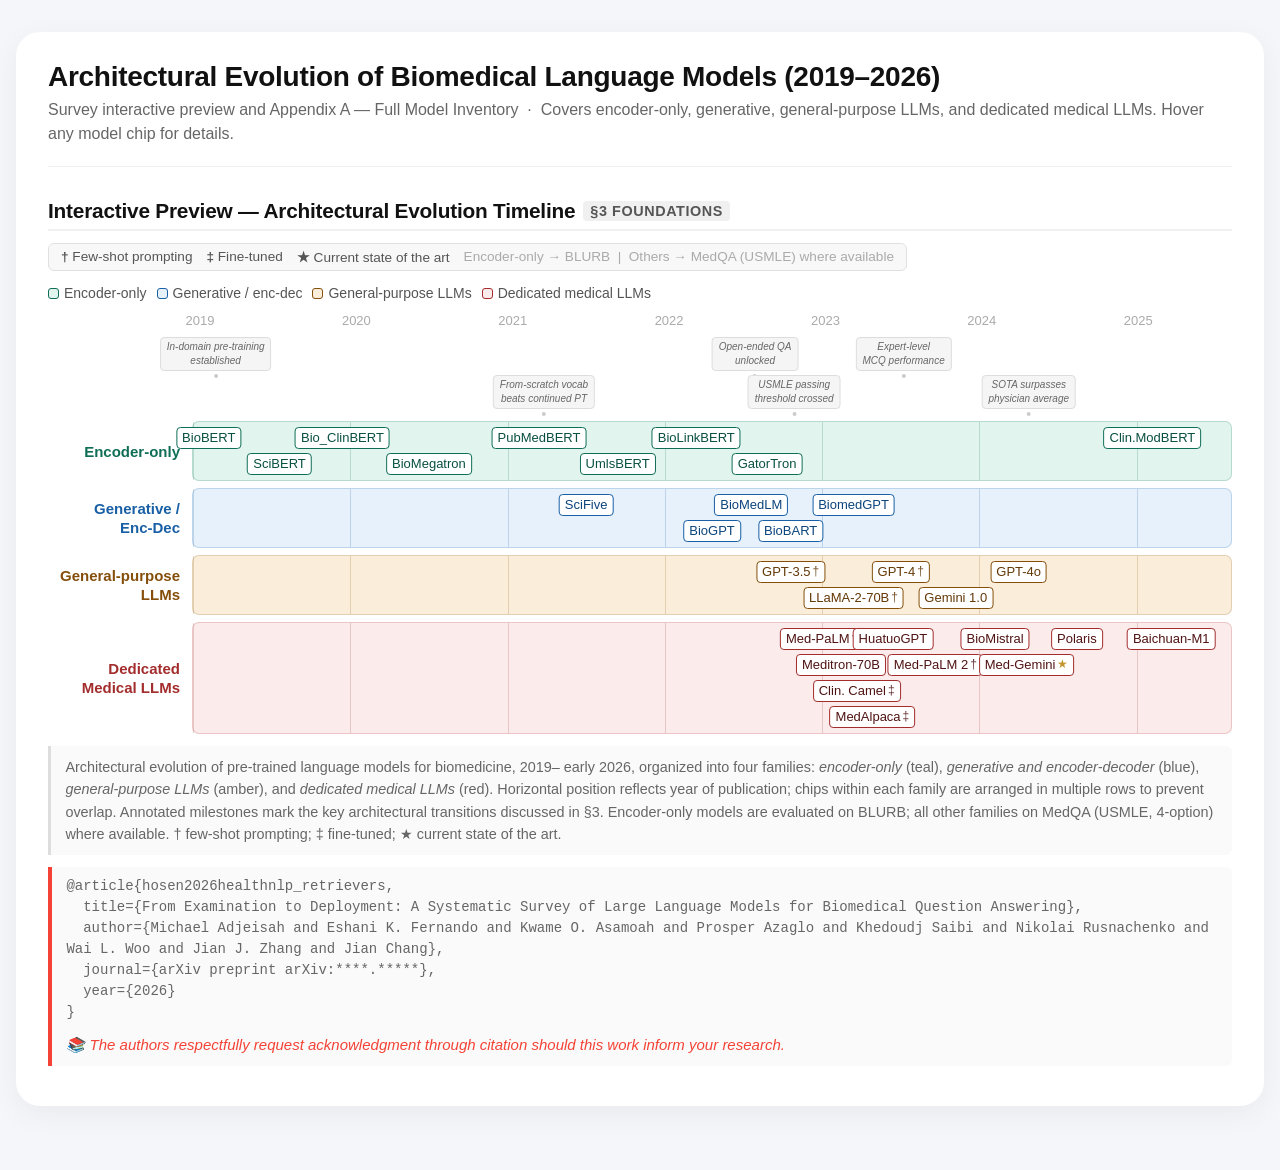
<file: llm4clinicalnbiomedicalqa.html>
<!-- <h2 class="sr-only" style="font-size:28px">Timeline of biomedical language model architectures from 2019 to 2025, organized into four families: encoder-only, generative, general-purpose LLMs, and dedicated medical LLMs.</h2>

<style>
.tl-wrap{padding:.5rem 0 1rem;font-size:18px}
.tl-legend{display:flex;flex-wrap:wrap;gap:10px;margin-bottom:1rem;font-size:20px;color:var(--color-text-secondary)}
.tl-legend span{display:flex;align-items:center;gap:5px}
.tl-swatch{width:10px;height:10px;border-radius:2px;flex-shrink:0}
.tl-yearbar{position:relative;margin-left:148px;height:20px;margin-bottom:2px}
.tl-yr{position:absolute;font-size:18px;color:var(--color-text-tertiary);transform:translateX(-50%);top:0}
.tl-row{display:flex;align-items:stretch;margin-bottom:5px}
.tl-flabel{width:140px;flex-shrink:0;text-align:right;padding-right:12px;font-size:18px;font-weight:500;display:flex;align-items:center;justify-content:flex-end;line-height:1.3}
.tl-track{flex:1;position:relative;border-radius:6px;padding:5px 0}
.tl-chip{position:absolute;border-radius:4px;padding:0 7px;font-size:16px;font-weight:500;white-space:nowrap;cursor:default;transform:translateX(-50%);border:.5px solid transparent;transition:box-shadow .15s,transform .1s}
.tl-chip:hover{transform:translateX(-50%) translateY(-1px)}
.tl-gline{position:absolute;top:0;bottom:0;width:1px;pointer-events:none}
.tl-tt{display:none;position:fixed;z-index:999;padding:8px 11px;border-radius:7px;font-size:16.5px;line-height:1.55;pointer-events:none;max-width:240px;background:var(--color-background-primary);border:1px solid var(--color-border-secondary);box-shadow:0 2px 8px rgba(0,0,0,.08),0 0 0 .5px rgba(0,0,0,.04);color:var(--color-text-primary)}
.tl-tt strong{display:block;margin-bottom:4px;padding-bottom:4px;font-size:16px}
.tl-tt span{font-size:16px;color:var(--color-text-secondary)}
</style>

<div class="tl-wrap">
<div class="tl-legend">
  <span><span class="tl-swatch" style="background:#E1F5EE;border:.5px solid #0F6E56"></span>Encoder-only</span>
  <span><span class="tl-swatch" style="background:#E6F1FB;border:.5px solid #185FA5"></span>Generative / enc-dec</span>
  <span><span class="tl-swatch" style="background:#FAEEDA;border:.5px solid #854F0B"></span>General-purpose LLMs</span>
  <span><span class="tl-swatch" style="background:#FCEBEB;border:.5px solid #A32D2D"></span>Dedicated medical LLMs</span>
</div>
<div id="tl-root"></div>
<p style="font-size:20px;color:var(--color-text-tertiary);margin-top:8px">
  Horizontal position reflects year of publication. Hover any chip for a brief annotation. Encoder-only models are evaluated on BLURB; generative and LLM families on MedQA (USMLE).
</p>
<p style="font-size:20px;color:var(--color-text-tertiary);margin-top:8px">
  Architectural evolution of pre-trained language models for biomedicine, 2019&ndash;2025, organized into four families: <em>encoder-only</em> (teal), <em>generative and encoder-decoder</em> (blue), <em>general-purpose LLMs</em> (amber), and <em>dedicated medical LLMs</em> (red). Horizontal position reflects year of publication; chips within a family are arranged in two rows to prevent overlap. Annotated milestones (dotted vertical lines) mark the key architectural transitions discussed in <a href="#sec:foundations">Section&nbsp;Foundations</a>. Encoder-only models are evaluated on the BLURB benchmark; all other families on MedQA (USMLE, 4-option), where available. &dagger;&nbsp;few-shot prompting; &Dagger;&nbsp;fine-tuned; &star;&nbsp;current state of the art.
</p>
</div>

<div class="tl-tt" id="tt"></div>

<script>
const START=2019, END=2025.6;
const pct=yr=>((yr-START)/(END-START)*100).toFixed(3)+'%';
const YEARS=[2019,2020,2021,2022,2023,2024,2025];

const S={
  enc:{bg:'#E1F5EE',bdr:'#0F6E56',txt:'#085041'},
  gen:{bg:'#E6F1FB',bdr:'#185FA5',txt:'#0C447C'},
  llm:{bg:'#FAEEDA',bdr:'#854F0B',txt:'#633806'},
  med:{bg:'#FCEBEB',bdr:'#A32D2D',txt:'#501313'},
};

// Medical LLMs: 4-row greedy assignment, CHIP_WIDTH=0.20, all gaps verified ≥ 0.40
const families=[
  {id:'enc',label:'Encoder-only',rows:2,models:[
    {yr:2019.10,name:'BioBERT',      row:0,note:'110M · PubMed+PMC continued pre-training · BLURB 84.3%'},
    {yr:2019.55,name:'SciBERT',      row:1,note:'110M · PubMed+CS · BLURB 83.0%'},
    {yr:2019.95,name:'Bio_ClinBERT', row:0,note:'110M · MIMIC-III clinical notes · BLURB 82.1%'},
    {yr:2020.50,name:'BioMegatron',  row:1,note:'345M · larger scale, vocab×size study · BLURB 85.2%'},
    {yr:2021.20,name:'PubMedBERT',   row:0,note:'110M · from-scratch domain vocab · BLURB 84.9% (SOTA 2021)'},
    {yr:2021.70,name:'UmlsBERT',     row:1,note:'110M · UMLS-augmented MLM · strong clinical NER'},
    {yr:2022.20,name:'BioLinkBERT',  row:0,note:'340M · citation-linked pre-training · BLURB 86.4% (SOTA 2022)'},
    {yr:2022.65,name:'GatorTron',    row:1,note:'8.9B · clinical notes scale-up · BLURB 85.0%'},
    {yr:2025.10,name:'Clin.ModBERT', row:0,note:'149M · modern arch, 2.3× faster · BLURB 84.1%'},
  ]},
  {id:'gen',label:'Generative /\nEnc-Dec',rows:2,models:[
    {yr:2021.50,name:'SciFive',   row:0,note:'770M · T5 text-to-text for biomedical NLP'},
    {yr:2022.30,name:'BioGPT',    row:1,note:'1.5B · GPT-2 decoder · PubMedQA 81.0%'},
    {yr:2022.55,name:'BioMedLM',  row:0,note:'2.7B · Decoder · PubMed+PMC'},
    {yr:2022.80,name:'BioBART',   row:1,note:'400M · BART denoising · NLG tasks'},
    {yr:2023.20,name:'BiomedGPT', row:0,note:'182M · first open multimodal generalist · 16 SOTA results'},
  ]},
  {id:'llm',label:'General-purpose\nLLMs',rows:2,models:[
    {yr:2022.80,name:'GPT-3.5',     row:0,note:'175B · MedQA 60.2%† · Crosses USMLE passing threshold'},
    {yr:2023.20,name:'LLaMA-2-70B', row:1,note:'70B · MedQA 62.5%† · First open-weight to pass'},
    {yr:2023.50,name:'GPT-4',       row:0,note:'MedQA 86.1%† · Exceeds avg. physician threshold'},
    {yr:2023.85,name:'Gemini 1.0',  row:1,note:'Multimodal web-scale · MedQA 67.0%'},
    {yr:2024.25,name:'GPT-4o',      row:0,note:'Multimodal frontier · strong clinical + visual reasoning'},
  ]},
  {id:'med',label:'Dedicated\nMedical LLMs',rows:4,models:[
    // 4-row greedy assignment — all same-row gaps ≥ 0.40yr (verified)
    {yr:2023.00,name:'Med-PaLM',     row:0,note:'540B · MedQA 67.6%† · MultiMedQA suite + 8-axis physician eval'},
    {yr:2023.12,name:'Meditron-70B', row:1,note:'70B · MedQA 70.2% · open-weight CPT'},
    {yr:2023.22,name:'Clin. Camel',  row:2,note:'70B · MedQA 60.7%‡ · QLoRA dialogue FT'},
    {yr:2023.32,name:'MedAlpaca',    row:3,note:'13B · MedQA 35.4%‡ · fine-tuning paradox exemplar'},
    {yr:2023.45,name:'HuatuoGPT',   row:0,note:'7B · Chinese medical LLM · physician+GPT-4 hybrid'},  // gap from Med-PaLM = 0.45 ✓
    {yr:2023.72,name:'Med-PaLM 2',  row:1,note:'MedQA 86.5%† · ensemble refinement + chain-of-retrieval'},  // gap from Meditron = 0.60 ✓
    {yr:2024.10,name:'BioMistral',  row:0,note:'7B · multilingual · only biomedical model with cross-lingual eval'},          // gap from HuatuoGPT = 0.65 ✓
    {yr:2024.30,name:'Med-Gemini ★',row:1,note:'MedQA 91.1%† — current SOTA · surpasses physician avg.'},  // gap from Med-PaLM2 = 0.58 ✓
    {yr:2024.62,name:'Polaris',     row:0,note:'Safety-first constellation · DPO on physician preference pairs'},  // gap from BioMistral = 0.52 ✓
    {yr:2025.22,name:'Baichuan-M1', row:0,note:'14B · full-stack medical pre-training from scratch'},  // gap from Polaris = 0.60 ✓

  ]},
];

const milestones=[
  {yr:2019.1, row:0,txt:'In-domain pre-training\nestablished'},
  {yr:2021.2, row:1,txt:'From-scratch vocab\nbeats continued PT'},
  {yr:2022.55,row:0,txt:'Open-ended QA\nunlocked'},
  {yr:2022.8, row:1,txt:'USMLE passing\nthreshold crossed'},
  {yr:2023.5, row:0,txt:'Expert-level\nMCQ performance'},
  {yr:2024.3, row:1,txt:'SOTA surpasses\nphysician average'},
];

const root=document.getElementById('tl-root');
const tt=document.getElementById('tt');

// year bar
const ybar=document.createElement('div');
ybar.className='tl-yearbar';
YEARS.forEach(y=>{
  const t=document.createElement('div');
  t.className='tl-yr';t.style.left=pct(y);t.textContent=y;
  ybar.appendChild(t);
});
root.appendChild(ybar);

// milestones — 2 staggered rows
const mBlock=document.createElement('div');
mBlock.style.cssText='position:relative;margin-left:148px;height:80px;margin-bottom:6px;';
const ROW_TOP={0:'2px',1:'40px'};
milestones.forEach(m=>{
  const wrap=document.createElement('div');
  wrap.style.cssText=`position:absolute;left:${pct(m.yr)};top:${ROW_TOP[m.row]};transform:translateX(-50%);text-align:center;`;
  const chip=document.createElement('div');
  chip.style.cssText=`display:inline-block;font-size:16px;color:var(--color-text-secondary);
    background:var(--color-background-secondary);border:.5px solid var(--color-border-secondary);
    border-radius:4px;padding:2px 6px;white-space:nowrap;line-height:1.4;font-style:italic;`;
  chip.innerHTML=m.txt.replace('\n','<br>');
  wrap.appendChild(chip);
  const dot=document.createElement('div');
  dot.style.cssText='width:4px;height:4px;border-radius:50%;background:var(--color-border-secondary);margin:3px auto 0;';
  wrap.appendChild(dot);
  mBlock.appendChild(wrap);
});
root.appendChild(mBlock);

// family tracks
const CHIP_H=21, ROW_GAP=4, FAM_GAP=6;

families.forEach(fam=>{
  const s=S[fam.id];
  const isMed=fam.id==='med';
  const row=document.createElement('div');
  row.className='tl-row';row.style.marginBottom=FAM_GAP+'px';

  const lbl=document.createElement('div');
  lbl.className='tl-flabel';
  lbl.innerHTML=fam.label.replace('\n','<br>');
  lbl.style.color=s.bdr;
  row.appendChild(lbl);

  const trackH=fam.rows*(CHIP_H+ROW_GAP)-ROW_GAP+12;
  const track=document.createElement('div');
  track.className='tl-track';
  track.style.cssText=`min-height:${trackH}px;background:${s.bg};
    border:.5px solid ${s.bdr}33;border-radius:6px;padding:5px 0;`;

  YEARS.forEach(y=>{
    const gl=document.createElement('div');
    gl.className='tl-gline';
    gl.style.left=pct(y);gl.style.background=s.bdr+'33';
    track.appendChild(gl);
  });

  fam.models.forEach(m=>{
    const chip=document.createElement('div');
    chip.className='tl-chip';
    chip.style.left=pct(m.yr);
    chip.style.top=(5+m.row*(CHIP_H+ROW_GAP))+'px';
    chip.style.height=CHIP_H+'px';
    chip.style.lineHeight=CHIP_H+'px';
    // chip.style.fontSize=isMed?'9.5px':'10.5px';
    chip.style.background='white';
    chip.style.borderColor=s.bdr;
    chip.style.color=s.txt;
    chip.textContent=m.name;

    chip.addEventListener('mouseenter',e=>{
      chip.style.background=s.bg;
      chip.style.boxShadow=`0 0 0 1.5px ${s.bdr}66, 0 3px 8px ${s.bdr}22`;
      tt.style.display='block';
      tt.style.background='white';
      tt.style.borderColor=s.bdr+'88';
      tt.style.boxShadow=`0 2px 10px ${s.bdr}18, 0 0 0 .5px ${s.bdr}22`;
      tt.innerHTML=`<strong style="border-bottom:.5px solid ${s.bdr}33;color:${s.txt}">${m.name}</strong><span>${m.note}</span>`;
    });
    chip.addEventListener('mousemove',e=>{
      tt.style.left=(e.clientX+14)+'px';
      tt.style.top=(e.clientY-10)+'px';
    });
    chip.addEventListener('mouseleave',()=>{
      chip.style.background='white';
      chip.style.boxShadow='none';
      tt.style.display='none';
    });
    track.appendChild(chip);
  });

  row.appendChild(track);
  root.appendChild(row);
});
</script> -->




<!DOCTYPE html>
<html lang="en">
<head>
<meta charset="UTF-8">
<meta name="viewport" content="width=device-width, initial-scale=1.0">
<title>Biomedical LLM Architecture Evolution — Survey Figure & Appendix A</title>
<style>

/* ── Page shell ─────────────────────────────────────────────────────────── */
*, *::before, *::after { box-sizing: border-box; margin: 0; padding: 0; }

body {
  font-family: "Helvetica Neue", Arial, sans-serif;
  background: #F4F6F9;
  color: #1a1a1a;
  min-height: 100vh;
  padding: 2rem 1rem 4rem;
}

.container {
  max-width: 1600px;
  margin: 0 auto;
  background: white;
  border-radius: 24px;
  box-shadow: 0 8px 30px rgba(0,0,0,0.05);
  overflow: hidden;
  padding: 1.8rem 2rem 2.5rem 2rem;
}

/* ── Header ─────────────────────────────────────────────────────────────── */
.page-header {
  border-bottom: 1px solid #eee;
  padding-bottom: 1.2rem;
  margin-bottom: 1.6rem;
}
.page-header h1 {
  font-size: 1.75rem;
  font-weight: 700;
  color: #111;
  letter-spacing: -.01em;
  margin-bottom: .35rem;
}
.page-header p {
  font-size: 1rem;
  color: #666;
  line-height: 1.5;
}

/* ── Section headings ───────────────────────────────────────────────────── */
.section-heading {
  font-size: 1.3rem;
  font-weight: 700;
  color: #111;
  letter-spacing: -.01em;
  margin: 2rem 0 .75rem;
  padding-bottom: .4rem;
  border-bottom: 2px solid #f0f0f0;
  display: flex;
  align-items: center;
  gap: .5rem;
}
.section-badge {
  font-size: .9rem;
  font-weight: 600;
  background: #f0f0f0;
  color: #555;
  border-radius: 4px;
  padding: 2px 7px;
  letter-spacing: .04em;
  text-transform: uppercase;
}

/* ── Footnote pill bar ──────────────────────────────────────────────────── */
.footnote-bar {
  display: inline-flex;
  flex-wrap: wrap;
  gap: 14px;
  font-size: .85rem;
  color: #555;
  background: #f8f8f8;
  border: .5px solid #e0e0e0;
  border-radius: 6px;
  padding: 5px 12px;
  margin-bottom: .9rem;
}
.footnote-bar span { white-space: nowrap; }

/* ── Timeline base ──────────────────────────────────────────────────────── */
.tl-wrap  { padding: .25rem 0 .5rem; font-size: 14px; }
.tl-legend {
  display: flex; flex-wrap: wrap; gap: 10px;
  margin-bottom: .75rem; font-size: 14px; color: #555;
}
.tl-legend span { display: flex; align-items: center; gap: 5px; }
.tl-swatch {
  width: 11px; height: 11px; border-radius: 3px; flex-shrink: 0;
}
.tl-yearbar  { position: relative; margin-left: 152px; height: 20px; margin-bottom: 2px; }
.tl-yr {
  position: absolute; font-size: 13px; color: #aaa;
  transform: translateX(-50%); top: 0;
}
.tl-row      { display: flex; align-items: stretch; margin-bottom: 5px; }
.tl-flabel {
  width: 144px; flex-shrink: 0; text-align: right;
  padding-right: 12px; font-size: 15px; font-weight: 600;
  display: flex; align-items: center; justify-content: flex-end;
  line-height: 1.3;
}
.tl-track {
  flex: 1; position: relative; border-radius: 7px; padding: 5px 0;
}
.tl-chip {
  position: absolute; border-radius: 4px; padding: 0 5px;
  white-space: nowrap; cursor: default; transform: translateX(-50%);
  border: .5px solid transparent;
  transition: box-shadow .15s, transform .1s;
  display: flex; align-items: center; gap: 2px;
}
.tl-chip:hover { transform: translateX(-50%) translateY(-1px); }
.chip-name   { font-weight: 500; font-size: 13px;}
.chip-sup    { font-size: 12px; line-height: 1; margin-top: -3px; opacity: .85; }
.tl-gline {
  position: absolute; top: 0; bottom: 0;
  width: 1px; pointer-events: none;
}

/* ── Tooltip ─────────────────────────────────────────────────────────────── */
.tl-tt {
  display: none; position: fixed; z-index: 999;
  padding: 8px 12px; border-radius: 8px;
  font-size: 12.5px; line-height: 1.55;
  pointer-events: none; max-width: 250px;
  background: white;
  border: 1px solid #e0e0e0;
  box-shadow: 0 4px 16px rgba(0,0,0,.08), 0 0 0 .5px rgba(0,0,0,.04);
  color: #1a1a1a;
}
.tl-tt strong {
  display: block; margin-bottom: 4px; padding-bottom: 4px;
  font-size: 12px;
}
.tl-tt span { font-size: 12px; color: #555; }

/* ── Caption ─────────────────────────────────────────────────────────────── */
.fig-caption {
  font-size: .9rem; color: #666; line-height: 1.55;
  margin-top: .75rem;
  padding: .6rem .9rem;
  background: #fafafa;
  border-left: 3px solid #ddd;
  border-radius: 0 6px 6px 0;
}

/* ── Appendix tables ─────────────────────────────────────────────────────── */
.appendix-intro {
  font-size: .875rem; color: #444; line-height: 1.6;
  margin-bottom: 1.2rem;
}
.appendix-intro ul {
  margin: .5rem 0 .5rem 1.4rem;
  font-size: .88rem; color: #444;
}
.appendix-intro li { margin-bottom: .2rem; }

.app-section-title {
  font-size: .95rem; font-weight: 700; color: #222;
  margin: 1.8rem 0 .5rem;
  padding-left: .5rem;
  border-left: 3px solid #ccc;
}

.app-note {
  font-size: .8rem; color: #666; font-style: italic;
  margin: .4rem 0 1rem;
  padding: .45rem .75rem;
  background: #fafafa; border-radius: 5px;
  border: .5px solid #eee;
  line-height: 1.5;
}

.tbl-wrap { overflow-x: auto; margin-bottom: .5rem; }

table.app-tbl {
  width: 100%; border-collapse: collapse;
  font-size: .8rem; color: #222;
}
table.app-tbl thead th {
  background: #f5f5f5; font-weight: 700;
  padding: 7px 10px; text-align: left;
  border-bottom: 2px solid #e0e0e0;
  white-space: nowrap;
  font-size: .78rem; letter-spacing: .03em; color: #444;
}
table.app-tbl tbody tr:nth-child(even) { background: #fafafa; }
table.app-tbl tbody tr:hover { background: #f0f7ff; }
table.app-tbl td {
  padding: 6px 10px; border-bottom: .5px solid #eee;
  vertical-align: top; line-height: 1.45;
}
table.app-tbl td:first-child { font-weight: 600; white-space: nowrap; }

.tag {
  display: inline-block; border-radius: 3px;
  padding: 1px 5px; font-size: .7rem; font-weight: 600;
  white-space: nowrap;
}
.tag-os-yes  { background:#E1F5EE; color:#085041; border:.5px solid #0F6E56; }
.tag-os-part { background:#FAEEDA; color:#633806; border:.5px solid #854F0B; }
.tag-os-no   { background:#FCEBEB; color:#501313; border:.5px solid #A32D2D; }
.tag-arch    { background:#f0f0f0; color:#333;     border:.5px solid #ccc; }

.score { font-family: monospace; font-size: .8rem; color: #333; }
.na    { color: #aaa; font-style: italic; }

.url-link {
  color: #185FA5; text-decoration: none; font-size: .75rem;
  word-break: break-all;
}
.url-link:hover { text-decoration: underline; }

.eval-note {
  margin-top: 1.5rem; padding: .8rem 1rem;
  background: #f8f8f8; border-radius: 8px;
  border: .5px solid #e0e0e0;
  font-size: .85rem; color: #444; line-height: 1.6;
}
.eval-note h4 { font-size: .88rem; font-weight: 700; margin-bottom: .4rem; color: #222; }
.eval-note ol { margin-left: 1.3rem; }
.eval-note li { margin-bottom: .25rem; }

</style>
</head>
<body>
<div class="container">

<!-- ── Page header ────────────────────────────────────────────────────────── -->
<div class="page-header">
  <h1>Architectural Evolution of Biomedical Language Models (2019–2026)</h1>
  <p>
    Survey interactive preview and Appendix A — Full Model Inventory &nbsp;·&nbsp;
    Covers encoder-only, generative, general-purpose LLMs, and dedicated medical LLMs.
    Hover any model chip for details.
  </p>
</div>

<!-- ════════════════════════════════════════════════════════════════════════
     SECTION 1 — TIMELINE FIGURE
     ════════════════════════════════════════════════════════════════════════ -->
<div class="section-heading">
  Interactive Preview — Architectural Evolution Timeline
  <span class="section-badge">§3 Foundations</span>
</div>

<!-- footnote key -->
<div class="footnote-bar">
  <span><strong>†</strong> Few-shot prompting</span>
  <span><strong>‡</strong> Fine-tuned</span>
  <span><strong>★</strong> Current state of the art</span>
  <span style="color:#aaa">Encoder-only → BLURB &nbsp;|&nbsp; Others → MedQA (USMLE) where available</span>
</div>

<!-- legend -->
<div class="tl-legend">
  <span><span class="tl-swatch" style="background:#E1F5EE;border:.5px solid #0F6E56"></span>Encoder-only</span>
  <span><span class="tl-swatch" style="background:#E6F1FB;border:.5px solid #185FA5"></span>Generative / enc-dec</span>
  <span><span class="tl-swatch" style="background:#FAEEDA;border:.5px solid #854F0B"></span>General-purpose LLMs</span>
  <span><span class="tl-swatch" style="background:#FCEBEB;border:.5px solid #A32D2D"></span>Dedicated medical LLMs</span>
</div>

<div id="tl-root"></div>

<div class="fig-caption">
  <!-- <strong>Interactive Preview</strong> -->
  Architectural evolution of pre-trained language models for biomedicine, 2019– early 2026,
  organized into four families: <em>encoder-only</em> (teal),
  <em>generative and encoder-decoder</em> (blue),
  <em>general-purpose LLMs</em> (amber), and
  <em>dedicated medical LLMs</em> (red).
  Horizontal position reflects year of publication; chips within each family are
  arranged in multiple rows to prevent overlap.
  Annotated milestones mark the key architectural transitions discussed in §3.
  Encoder-only models are evaluated on BLURB; all other families on MedQA
  (USMLE, 4-option) where available.
  †&nbsp;few-shot prompting; ‡&nbsp;fine-tuned; ★&nbsp;current state of the art.
</div>

<div class="tl-tt" id="tt"></div>

<div class="fig-caption" style="border-left: 4px solid #f44336;"> <!-- #4CAF50 -->
  <p style="margin: 0 0 10px 0; font-family: monospace; font-size: 14px; line-height: 1.5;">
    @article{hosen2026healthnlp_retrievers,<br>
    &nbsp;&nbsp;title={From Examination to Deployment: A Systematic Survey of Large Language Models for Biomedical Question Answering},<br>
    &nbsp;&nbsp;author={Michael Adjeisah and Eshani K. Fernando and Kwame O. Asamoah and Prosper Azaglo and Khedoudj Saibi and Nikolai Rusnachenko and Wai L. Woo and Jian J. Zhang and Jian Chang},<br>
    &nbsp;&nbsp;journal={arXiv preprint arXiv:****.*****},<br>
    &nbsp;&nbsp;year={2026}<br>
    }
  </p>
  <p style="margin: 0; font-size: 15px; font-style: italic; color:#f44336;">
    📚 The authors respectfully request acknowledgment through citation should this work inform your research.
  </p>
</div>


<!-- ════════════════════════════════════════════════════════════════════════
     SECTION 2 — APPENDIX A: FULL MODEL INVENTORY
     ════════════════════════════════════════════════════════════════════════ -->
<!-- <div class="section-heading" style="margin-top:2.5rem">
  Appendix A — Full Model Inventory
  <span class="section-badge">Extended Tables</span>
</div>

<div class="appendix-intro">
  This appendix provides extended details for all pre-trained language models
  discussed in §3 and summarized in the main Table 1.
  Each entry reports:
  <ul>
    <li><strong>Arch</strong>: Enc = encoder-only, Dec = decoder-only, E-D = encoder-decoder, MM = multimodal.</li>
    <li><strong>Strategy</strong>: CPT = continued pre-training; IFT = instruction fine-tuning;
        SFT = supervised fine-tuning; DPO = direct preference optimisation; RLHF = reinforcement learning from human feedback.</li>
    <li><strong>Benchmark results</strong>: BLURB (encoder-only); MedQA (4-option USMLE); MedMCQA; PubMedQA where reported.</li>
    <li><strong>OS</strong>: open-source status — ✓ publicly released, ~ partial/institutional, ✗ proprietary.</li>
  </ul>
  Results marked <strong>†</strong> are few-shot prompted; <strong>‡</strong> fine-tuned;
  <strong>★</strong> current SOTA on MedQA (4-option).
  <em>n/a</em> = not reported or evaluation setting incompatible.
</div> -->


<!-- ── A.1 ENCODER-ONLY ───────────────────────────────────────────────────── -->
<!-- <div class="app-section-title">A.1 &nbsp; Encoder-Only Models</div>
<div class="app-note">
  BLURB scores from the BLURB leaderboard or original papers (aggregate across all BLURB tasks).
  Leaderboard: <a class="url-link" href="https://microsoft.github.io/BLURB/leaderboard.html" target="_blank">microsoft.github.io/BLURB</a>
</div>
<div class="tbl-wrap">
<table class="app-tbl">
  <thead>
    <tr>
      <th>Model</th><th>Reference · Venue</th><th>Arch</th><th>Params</th>
      <th>Pre-training Corpus</th><th>Strategy</th>
      <th>BLURB</th><th>OS</th><th>Weights / Code</th>
    </tr>
  </thead>
  <tbody>
    <tr>
      <td>BioBERT</td>
      <td>Lee et al. 2020 · ACL</td>
      <td><span class="tag tag-arch">Enc</span></td><td>110M</td>
      <td>PubMed abstracts + PMC full-text (4.5B tokens)</td>
      <td>CPT from BERT-Base</td>
      <td class="score">84.3</td>
      <td><span class="tag tag-os-yes">✓</span></td>
      <td><a class="url-link" href="https://github.com/dmis-lab/biobert" target="_blank">github.com/dmis-lab/biobert</a></td>
    </tr>
    <tr>
      <td>SciBERT</td>
      <td>Beltagy et al. 2019 · EMNLP</td>
      <td><span class="tag tag-arch">Enc</span></td><td>110M</td>
      <td>PubMed abstracts + CS papers (3.2B tokens)</td>
      <td>Pre-train from scratch</td>
      <td class="score">83.0</td>
      <td><span class="tag tag-os-yes">✓</span></td>
      <td><a class="url-link" href="https://github.com/allenai/scibert" target="_blank">github.com/allenai/scibert</a></td>
    </tr>
    <tr>
      <td>Bio_ClinicalBERT</td>
      <td>Alsentzer et al. 2019 · BioNLP</td>
      <td><span class="tag tag-arch">Enc</span></td><td>110M</td>
      <td>MIMIC-III discharge summaries (880M tokens)</td>
      <td>CPT from BioBERT</td>
      <td class="score">82.1</td>
      <td><span class="tag tag-os-yes">✓</span></td>
      <td><a class="url-link" href="https://huggingface.co/emilyalsentzer/Bio_ClinicalBERT" target="_blank">HuggingFace: Bio_ClinicalBERT</a></td>
    </tr>
    <tr>
      <td>BioMegatron</td>
      <td>Shin et al. 2020 · EMNLP</td>
      <td><span class="tag tag-arch">Enc</span></td><td>345M</td>
      <td>PubMed abstracts (4.5B tokens)</td>
      <td>Pre-train from scratch (Megatron-LM)</td>
      <td class="score">85.2</td>
      <td><span class="tag tag-os-yes">✓</span></td>
      <td><a class="url-link" href="https://catalog.ngc.nvidia.com/orgs/nvidia/models/biomegatron345muncased" target="_blank">NVIDIA NGC: BioMegatron</a></td>
    </tr>
    <tr>
      <td>PubMedBERT</td>
      <td>Gu et al. 2022 · JAMIA</td>
      <td><span class="tag tag-arch">Enc</span></td><td>110M</td>
      <td>PubMed abstracts only (3.1B tokens)</td>
      <td>Pre-train from scratch; domain vocab</td>
      <td class="score">84.9</td>
      <td><span class="tag tag-os-yes">✓</span></td>
      <td><a class="url-link" href="https://huggingface.co/microsoft/BiomedNLP-PubMedBERT-base-uncased-abstract" target="_blank">HuggingFace: PubMedBERT</a></td>
    </tr>
    <tr>
      <td>UmlsBERT</td>
      <td>Michalopoulos et al. 2021 · NAACL</td>
      <td><span class="tag tag-arch">Enc</span></td><td>110M</td>
      <td>PubMed + PMC + UMLS CUIs</td>
      <td>CPT with UMLS-augmented MLM</td>
      <td class="score">84.5</td>
      <td><span class="tag tag-os-yes">✓</span></td>
      <td><a class="url-link" href="https://github.com/gmichalo/UmlsBERT" target="_blank">github.com/gmichalo/UmlsBERT</a></td>
    </tr>
    <tr>
      <td>BioLinkBERT</td>
      <td>Yasunaga et al. 2022 · ACL</td>
      <td><span class="tag tag-arch">Enc</span></td><td>340M</td>
      <td>PubMed (citation-linked document pairs)</td>
      <td>Pre-train from scratch; linked docs</td>
      <td class="score">86.4</td>
      <td><span class="tag tag-os-yes">✓</span></td>
      <td><a class="url-link" href="https://huggingface.co/michiyasunaga/BioLinkBERT-large" target="_blank">HuggingFace: BioLinkBERT-large</a></td>
    </tr>
    <tr>
      <td>GatorTron</td>
      <td>Yang et al. 2022 · npj Digital Medicine</td>
      <td><span class="tag tag-arch">Enc</span></td><td>8.9B</td>
      <td>UF Health clinical notes + PubMed (90B tokens)</td>
      <td>Pre-train from scratch (Megatron-LM)</td>
      <td class="score">85.0 ‡</td>
      <td><span class="tag tag-os-part">~</span></td>
      <td><a class="url-link" href="https://catalog.ngc.nvidia.com/orgs/nvidia/teams/clara/models/gatortron_og" target="_blank">NVIDIA NGC: GatorTron (institutional reg. required)</a></td>
    </tr>
    <tr>
      <td>Clinical ModernBERT</td>
      <td>Gao et al. 2025 · arXiv</td>
      <td><span class="tag tag-arch">Enc</span></td><td>149M</td>
      <td>Medical literature + de-identified clinical notes</td>
      <td>CPT with ModernBERT arch (SwiGLU, RoPE)</td>
      <td class="score">84.1</td>
      <td><span class="tag tag-os-yes">✓</span></td>
      <td><a class="url-link" href="https://huggingface.co/clinicalml/clinical-modernbert" target="_blank">HuggingFace: clinical-modernbert</a></td>
    </tr>
  </tbody>
</table>
</div> -->


<!-- ── A.2 GENERATIVE / ENCODER-DECODER ──────────────────────────────────── -->
<!-- <div class="app-section-title">A.2 &nbsp; Generative and Encoder-Decoder Models</div>
<div class="app-note">
  These models are omitted from the main Table 1 for space. Their primary benchmarks differ from the
  encoder-only family — PubMedQA for reading comprehension; ROUGE / BERTScore for NLG tasks.
  BiomedGPT results are not comparable with text-only models (multimodal generalist).
</div>
<div class="tbl-wrap">
<table class="app-tbl">
  <thead>
    <tr>
      <th>Model</th><th>Reference · Venue</th><th>Arch</th><th>Params</th>
      <th>Pre-training Corpus</th><th>Strategy</th>
      <th>Best Result</th><th>OS</th><th>Weights / Code</th>
    </tr>
  </thead>
  <tbody>
    <tr>
      <td>SciFive</td>
      <td>Phan et al. 2021 · arXiv</td>
      <td><span class="tag tag-arch">E-D</span></td><td>770M</td>
      <td>PubMed abstracts + PMC full-text</td>
      <td>Pre-train from scratch (T5)</td>
      <td>NER / RE SOTA (2021)</td>
      <td><span class="tag tag-os-yes">✓</span></td>
      <td><a class="url-link" href="https://github.com/justinphan3110/SciFive" target="_blank">github.com/justinphan3110/SciFive</a></td>
    </tr>
    <tr>
      <td>BioGPT</td>
      <td>Luo et al. 2022 · Briefings Bioinformatics</td>
      <td><span class="tag tag-arch">Dec</span></td><td>1.5B</td>
      <td>PubMed abstracts (15M; 342B tokens)</td>
      <td>Pre-train from scratch (GPT-2 arch)</td>
      <td>PubMedQA 81.0%</td>
      <td><span class="tag tag-os-yes">✓</span></td>
      <td><a class="url-link" href="https://github.com/microsoft/BioGPT" target="_blank">github.com/microsoft/BioGPT</a></td>
    </tr>
    <tr>
      <td>BioMedLM</td>
      <td>Venigalla et al. 2022 · MosaicML</td>
      <td><span class="tag tag-arch">Dec</span></td><td>2.7B</td>
      <td>PubMed abstracts + PMC full-text</td>
      <td>Pre-train from scratch (GPT-NeoX arch)</td>
      <td>MedMCQA 57.3% †</td>
      <td><span class="tag tag-os-yes">✓</span></td>
      <td><a class="url-link" href="https://huggingface.co/stanford-crfm/BioMedLM" target="_blank">HuggingFace: BioMedLM</a></td>
    </tr>
    <tr>
      <td>BioBART</td>
      <td>Yuan et al. 2022 · BioNLP@ACL</td>
      <td><span class="tag tag-arch">E-D</span></td><td>400M</td>
      <td>PubMed abstracts (15M)</td>
      <td>Pre-train from scratch (BART arch)</td>
      <td>Dialogue ROUGE-L 27.8</td>
      <td><span class="tag tag-os-yes">✓</span></td>
      <td><a class="url-link" href="https://huggingface.co/GanjinZero/biobart-v2-large" target="_blank">HuggingFace: biobart-v2-large</a></td>
    </tr>
    <tr>
      <td>BiomedGPT</td>
      <td>Zhang et al. 2023 · arXiv</td>
      <td><span class="tag tag-arch">MM</span></td><td>182M</td>
      <td>Multimodal: radiology, pathology, protein, text</td>
      <td>Pre-train from scratch (unified enc-dec)</td>
      <td>16 SOTA across 26 datasets</td>
      <td><span class="tag tag-os-yes">✓</span></td>
      <td><a class="url-link" href="https://github.com/taokz/BiomedGPT" target="_blank">github.com/taokz/BiomedGPT</a></td>
    </tr>
  </tbody>
</table>
</div> -->


<!-- ── A.3 GENERAL-PURPOSE LLMs ───────────────────────────────────────────── -->
<!-- <div class="app-section-title">A.3 &nbsp; General-Purpose LLMs</div>
<div class="app-note">
  All results are zero-shot or few-shot unless noted. Parameter counts for closed models are
  not officially disclosed (n/a). GPT-3.5 and GPT-4 MedQA results from Liévin et al. (2024)
  and Nori et al. (2023) respectively, using the 4-option USMLE split with 5-shot prompting.
</div>
<div class="tbl-wrap">
<table class="app-tbl">
  <thead>
    <tr>
      <th>Model</th><th>Reference · Venue</th><th>Arch</th><th>Params</th>
      <th>Pre-training Corpus</th>
      <th>MedQA</th><th>MedMCQA</th><th>PubMedQA</th>
      <th>OS</th><th>Access</th>
    </tr>
  </thead>
  <tbody>
    <tr>
      <td>GPT-3.5</td>
      <td>Brown et al. 2020 · NeurIPS</td>
      <td><span class="tag tag-arch">Dec</span></td><td>175B</td>
      <td>Web-scale (CommonCrawl, Books, Wikipedia)</td>
      <td class="score">60.2 †</td><td class="score">62.7 †</td><td class="score">78.2 †</td>
      <td><span class="tag tag-os-no">✗</span></td>
      <td>OpenAI API <code>gpt-3.5-turbo</code></td>
    </tr>
    <tr>
      <td>LLaMA-2-70B</td>
      <td>Touvron et al. 2023 · arXiv</td>
      <td><span class="tag tag-arch">Dec</span></td><td>70B</td>
      <td>Web-scale (2T tokens, 2022 cutoff)</td>
      <td class="score">62.5 †</td><td class="na">n/a</td><td class="na">n/a</td>
      <td><span class="tag tag-os-yes">✓</span></td>
      <td><a class="url-link" href="https://huggingface.co/meta-llama/Llama-2-70b-hf" target="_blank">HuggingFace: Llama-2-70b-hf</a></td>
    </tr>
    <tr>
      <td>GPT-4</td>
      <td>OpenAI 2023 · Technical report</td>
      <td><span class="tag tag-arch">Dec</span></td><td class="na">n/a</td>
      <td>Web-scale + RLHF (cutoff Sept 2021)</td>
      <td class="score">86.1 †</td><td class="na">n/a</td><td class="na">n/a</td>
      <td><span class="tag tag-os-no">✗</span></td>
      <td>OpenAI API <code>gpt-4</code></td>
    </tr>
    <tr>
      <td>Gemini 1.0 Ultra</td>
      <td>Google 2023 · arXiv</td>
      <td><span class="tag tag-arch">Dec</span></td><td class="na">n/a</td>
      <td>Web-scale + multimodal</td>
      <td class="score">67.0</td><td class="score">62.2</td><td class="na">n/a</td>
      <td><span class="tag tag-os-no">✗</span></td>
      <td>Google AI API</td>
    </tr>
    <tr>
      <td>GPT-4o</td>
      <td>OpenAI 2024 · Technical report</td>
      <td><span class="tag tag-arch">Dec</span></td><td class="na">n/a</td>
      <td>Web-scale + multimodal</td>
      <td class="na">n/a</td><td class="na">n/a</td><td class="na">n/a</td>
      <td><span class="tag tag-os-no">✗</span></td>
      <td>OpenAI API <code>gpt-4o</code></td>
    </tr>
  </tbody>
</table>
</div> -->


<!-- ── A.4 DEDICATED MEDICAL LLMs ─────────────────────────────────────────── -->
<!-- <div class="app-section-title">A.4 &nbsp; Dedicated Medical LLMs</div>
<div class="app-note">
  Models ordered by publication year then MedQA score.
  Chinese-ecosystem models (HuatuoGPT, Qilin-Med, Zhongjing) are primarily
  evaluated on CMExam and CMedQA; MedQA (EN) is n/a for most — see respective papers.
  Closed models explicitly noted as "not released" to avoid ambiguity.
</div>
<div class="tbl-wrap">
<table class="app-tbl">
  <thead>
    <tr>
      <th>Model</th><th>Reference · Venue</th><th>Params</th>
      <th>Base Model</th><th>Training Strategy</th>
      <th>MedQA</th><th>MedMCQA</th>
      <th>OS</th><th>Weights / Code</th>
    </tr>
  </thead>
  <tbody>
    <tr>
      <td>Med-PaLM</td>
      <td>Singhal et al. 2023 · Nature</td><td>540B</td>
      <td>Flan-PaLM-540B</td>
      <td>IFT on MultiMedQA; instruction prompt tuning</td>
      <td class="score">67.6 †</td><td class="score">57.6 †</td>
      <td><span class="tag tag-os-no">✗</span></td>
      <td>Not released (Google internal)</td>
    </tr>
    <tr>
      <td>Meditron-70B</td>
      <td>Chen et al. 2023 · arXiv</td><td>70B</td>
      <td>LLaMA-2-70B</td>
      <td>CPT on PubMed + guidelines (45B tokens) then SFT</td>
      <td class="score">70.2</td><td class="score">64.4</td>
      <td><span class="tag tag-os-yes">✓</span></td>
      <td><a class="url-link" href="https://huggingface.co/epfl-llm/meditron-70b" target="_blank">HuggingFace: meditron-70b</a></td>
    </tr>
    <tr>
      <td>Clinical Camel-70B</td>
      <td>Toma et al. 2023 · arXiv</td><td>70B</td>
      <td>LLaMA-2-70B</td>
      <td>QLoRA SFT on medical dialogues + MedQA train split</td>
      <td class="score">60.7 ‡</td><td class="score">54.2 ‡</td>
      <td><span class="tag tag-os-yes">✓</span></td>
      <td><a class="url-link" href="https://huggingface.co/wanglab/ClinicalCamel-70B" target="_blank">HuggingFace: ClinicalCamel-70B</a></td>
    </tr>
    <tr>
      <td>MedAlpaca-13B</td>
      <td>Han et al. 2023 · arXiv</td><td>13B</td>
      <td>LLaMA-13B</td>
      <td>SFT on 160K medical QA pairs (GPT-4 generated)</td>
      <td class="score">35.4 ‡</td><td class="na">n/a</td>
      <td><span class="tag tag-os-yes">✓</span></td>
      <td><a class="url-link" href="https://github.com/kbressem/medAlpaca" target="_blank">github.com/kbressem/medAlpaca</a></td>
    </tr>
    <tr>
      <td>PMC-LLaMA-13B</td>
      <td>Wu et al. 2023 · arXiv</td><td>13B</td>
      <td>LLaMA-13B</td>
      <td>CPT on 4.8M PMC full-text papers then IFT</td>
      <td class="score">27.6 ‡</td><td class="na">n/a</td>
      <td><span class="tag tag-os-yes">✓</span></td>
      <td><a class="url-link" href="https://github.com/chaoyi-wu/PMC-LLaMA" target="_blank">github.com/chaoyi-wu/PMC-LLaMA</a></td>
    </tr>
    <tr>
      <td>HuatuoGPT</td>
      <td>Zhang et al. 2023 · EMNLP Findings</td><td>7B</td>
      <td>Baichuan-7B</td>
      <td>SFT on hybrid physician QA + GPT-4 simulation</td>
      <td class="na">n/a</td><td class="na">n/a</td>
      <td><span class="tag tag-os-yes">✓</span></td>
      <td><a class="url-link" href="https://github.com/FreedomIntelligence/HuatuoGPT" target="_blank">github.com/FreedomIntelligence/HuatuoGPT</a></td>
    </tr>
    <tr>
      <td>Med-PaLM 2</td>
      <td>Singhal et al. 2025 · Nature Medicine</td><td class="na">n/a</td>
      <td>PaLM 2</td>
      <td>IFT + ensemble refinement + chain-of-retrieval</td>
      <td class="score">86.5 †</td><td class="na">n/a</td>
      <td><span class="tag tag-os-no">✗</span></td>
      <td>Not released (Google internal)</td>
    </tr>
    <tr>
      <td>Qilin-Med</td>
      <td>Ye et al. 2024 · arXiv</td><td>7B</td>
      <td>Baichuan-7B</td>
      <td>CPT on ChiMed then SFT then DPO</td>
      <td class="na">n/a</td><td class="na">n/a</td>
      <td><span class="tag tag-os-yes">✓</span></td>
      <td><a class="url-link" href="https://github.com/CMKRG/QiZhenGPT" target="_blank">github.com/CMKRG/QiZhenGPT</a></td>
    </tr>
    <tr>
      <td>Zhongjing</td>
      <td>Yang et al. 2023 · arXiv</td><td>13B</td>
      <td>LLaMA-13B</td>
      <td>SFT on real multi-turn physician dialogues</td>
      <td class="na">n/a</td><td class="na">n/a</td>
      <td><span class="tag tag-os-yes">✓</span></td>
      <td><a class="url-link" href="https://github.com/SupritYoung/Zhongjing" target="_blank">github.com/SupritYoung/Zhongjing</a></td>
    </tr>
    <tr>
      <td>BioMistral-7B</td>
      <td>Labrak et al. 2024 · arXiv</td><td>7B</td>
      <td>Mistral-7B-v0.1</td>
      <td>CPT on PMC Open Access (3B tokens)</td>
      <td class="score">44.4 ‡</td><td class="na">n/a</td>
      <td><span class="tag tag-os-yes">✓</span></td>
      <td><a class="url-link" href="https://huggingface.co/BioMistral/BioMistral-7B" target="_blank">HuggingFace: BioMistral-7B</a></td>
    </tr>
    <tr>
      <td>Med-Gemini-L ★</td>
      <td>Saab et al. 2024 · arXiv</td><td class="na">n/a</td>
      <td>Gemini 1.0 Ultra</td>
      <td>IFT + uncertainty-guided web search at inference</td>
      <td class="score">91.1 †★</td><td class="na">n/a</td>
      <td><span class="tag tag-os-no">✗</span></td>
      <td>Not released (Google internal)</td>
    </tr>
    <tr>
      <td>Polaris</td>
      <td>Mukherjee et al. 2024 · arXiv</td><td class="na">n/a</td>
      <td>Proprietary</td>
      <td>Safety-first IFT + DPO on physician preference pairs</td>
      <td class="na">n/a</td><td class="na">n/a</td>
      <td><span class="tag tag-os-no">✗</span></td>
      <td>Not released (Accenture internal)</td>
    </tr>
    <tr>
      <td>Baichuan-M1-14B</td>
      <td>Xu et al. 2025 · arXiv</td><td>14B</td>
      <td>From scratch</td>
      <td>Full-stack: domain vocab + CPT + SFT + RLHF</td>
      <td class="na">n/a</td><td class="na">n/a</td>
      <td><span class="tag tag-os-yes">✓</span></td>
      <td><a class="url-link" href="https://huggingface.co/baichuan-inc/Baichuan-M1-14B" target="_blank">HuggingFace: Baichuan-M1-14B</a></td>
    </tr>
  </tbody>
</table>
</div> -->


<!-- ── Evaluation protocol note ───────────────────────────────────────────── -->
<!-- <div class="eval-note">
  <h4>Evaluation Protocol Note</h4>
  Results across Tables A.1–A.4 are drawn from original papers and may not be directly
  comparable due to three primary sources of heterogeneity:
  <ol>
    <li><strong>MedQA variant</strong> — evaluated in both 3-option and 4-option formats across studies;
        the 4-option variant is harder and is the standard from 2022 onwards.</li>
    <li><strong>Train/test splits</strong> — differ between the official Jin et al. (2021) release
        and community-reproduced splits.</li>
    <li><strong>Few-shot prompt format</strong> — varies in number of examples (1–8),
        chain-of-thought structure, and system prompt content.</li>
  </ol>
  Scores should be interpreted as approximate rather than absolute rankings.
  The BLURB leaderboard (<a class="url-link" href="https://microsoft.github.io/BLURB/leaderboard.html" target="_blank">microsoft.github.io/BLURB</a>)
  provides standardized encoder-only comparisons under a fixed evaluation protocol.
  All URLs verified December 2025; availability is subject to repository maintainer policies.
</div> -->


<!-- ── RESEARCH GAP PRIORITIZATION MATRIX ─────────────────────────────────────────── -->
<!-- <div class="app-section-title">VII. &nbsp;  OPEN PROBLEMS AND FUTURE DIRECTIONS </div>
<div class="app-note">
Extended Research Gap Prioritization Matrix. Novelty: degree to which the gap is under-explored (★ ★ ★ = highly novel);
Evidence: strength of evidence that the gap exists; Feasibility: tractability without clinical trial infrastructure;
and Impact: potential clinical or scientific value.
</div>
<div class="tbl-wrap">
<table class="app-tbl">
  <thead>
    <tr>
      <th>#</th><th>Gap</th><th>Novelty</th>
      <th>Evidence</th><th>Feasibility</th>
      <th>Impact</th>
    </tr>
  </thead>
  <tbody>
    <tr>
      <td>1</td>
      <td>Calibration & abstention</td>
      <td> ★ ★ ★</td>
      <td>Strong</td>
      <td>High</td>
      <td>Critical</td>
    </tr>
    <tr>
      <td>2</td>
      <td>Temporal drift & continual learning</td>
      <td> ★ ★ ★</td>
      <td>Growing</td>
      <td>Medium</td>
      <td>Critical</td>
    </tr>
    <tr>
      <td>3</td>
      <td>Multilingual low-resource</td>
      <td> ★ ★ ★</td>
      <td>Strong</td>
      <td>Medium</td>
      <td>High</td>
    </tr>
    <tr>
      <td>4</td>
      <td>Flexible clinical reasoning</td>
      <td> ★ ★ ★</td>
      <td>Strong</td>
      <td>High</td>
      <td>Critical</td>
    </tr>
    <tr>
      <td>5</td>
      <td>Open-ended long-form QA</td>
      <td> ★ ★</td>
      <td>Moderate</td>
      <td>High</td>
      <td>High</td>
    </tr>
    <tr>
      <td>6</td>
      <td>Rare disease QA</td>
      <td> ★ ★ ★</td>
      <td>Confirmed</td>
      <td>High</td>
      <td>High</td>
    </tr>
    <tr>
      <td>7</td>
      <td>Health equity & bias</td>
      <td> ★ ★</td>
      <td>Medium</td>
      <td>Strong</td>
      <td>Critical</td>
    </tr>
    <tr>
      <td>8</td>
      <td>RAG audit & provenance</td>
      <td> ★ ★</td>
      <td>Moderate</td>
      <td>High</td>
      <td>High</td>
    </tr>
    <tr>
      <td>9</td>
      <td>3-D multimodal QA</td>
      <td> ★ ★ ★</td>
      <td>Confirmed</td>
      <td>Medium</td>
      <td>High</td>
    </tr>
    <tr>
      <td>10</td>
      <td>Regulatory evaluation</td>
      <td> ★ ★</td>
      <td>Growing</td>
      <td>Low</td>
      <td>Critical</td>
    </tr>
  </tbody>
</table>
</div> -->


</div>
<!-- /.container -->


<script>
/* ════════════════════════════════════════════════════════════
   TIMELINE SCRIPT
   ════════════════════════════════════════════════════════════ */
const START=2019, END=2025.6;
const pct=yr=>((yr-START)/(END-START)*100).toFixed(3)+'%';
const YEARS=[2019,2020,2021,2022,2023,2024,2025];

const S={
  enc:{bg:'#E1F5EE',bdr:'#0F6E56',txt:'#085041'},
  gen:{bg:'#E6F1FB',bdr:'#185FA5',txt:'#0C447C'},
  llm:{bg:'#FAEEDA',bdr:'#854F0B',txt:'#633806'},
  med:{bg:'#FCEBEB',bdr:'#A32D2D',txt:'#501313'},
};

const families=[
  {id:'enc',label:'Encoder-only',rows:2,models:[
    {yr:2019.10,name:'BioBERT',      sup:'',  row:0,note:'110M · PubMed+PMC continued pre-training · BLURB 84.3%'},
    {yr:2019.55,name:'SciBERT',      sup:'',  row:1,note:'110M · PubMed+CS · BLURB 83.0%'},
    {yr:2019.95,name:'Bio_ClinBERT', sup:'',  row:0,note:'110M · MIMIC-III clinical notes · BLURB 82.1%'},
    {yr:2020.50,name:'BioMegatron',  sup:'',  row:1,note:'345M · larger scale, vocab×size study · BLURB 85.2%'},
    {yr:2021.20,name:'PubMedBERT',   sup:'',  row:0,note:'110M · from-scratch domain vocab · BLURB 84.9% (SOTA 2021)'},
    {yr:2021.70,name:'UmlsBERT',     sup:'',  row:1,note:'110M · UMLS-augmented MLM · strong clinical NER'},
    {yr:2022.20,name:'BioLinkBERT',  sup:'',  row:0,note:'340M · citation-linked pre-training · BLURB 86.4% (SOTA 2022)'},
    {yr:2022.65,name:'GatorTron',    sup:'',  row:1,note:'8.9B · clinical notes scale-up · BLURB 85.0%'},
    {yr:2025.10,name:'Clin.ModBERT', sup:'',  row:0,note:'149M · modern arch, 2.3× faster · BLURB 84.1%'},
  ]},
  {id:'gen',label:'Generative /\nEnc-Dec',rows:2,models:[
    {yr:2021.50,name:'SciFive',   sup:'',  row:0,note:'770M · T5 text-to-text for biomedical NLP'},
    {yr:2022.30,name:'BioGPT',    sup:'',  row:1,note:'1.5B · GPT-2 decoder · PubMedQA 81.0%'},
    {yr:2022.55,name:'BioMedLM',  sup:'',  row:0,note:'2.7B · Decoder · PubMed+PMC'},
    {yr:2022.80,name:'BioBART',   sup:'',  row:1,note:'400M · BART denoising · NLG tasks'},
    {yr:2023.20,name:'BiomedGPT', sup:'',  row:0,note:'182M · first open multimodal generalist · 16 SOTA results'},
  ]},
  {id:'llm',label:'General-purpose\nLLMs',rows:2,models:[
    {yr:2022.80,name:'GPT-3.5',     sup:'†', row:0,note:'175B · MedQA 60.2%† · Crosses USMLE passing threshold'},
    {yr:2023.20,name:'LLaMA-2-70B', sup:'†', row:1,note:'70B · MedQA 62.5%† · First open-weight to pass'},
    {yr:2023.50,name:'GPT-4',       sup:'†', row:0,note:'MedQA 86.1%† · Exceeds physician average threshold'},
    {yr:2023.85,name:'Gemini 1.0',  sup:'',  row:1,note:'Multimodal web-scale · MedQA 67.0%'},
    {yr:2024.25,name:'GPT-4o',      sup:'',  row:0,note:'Multimodal frontier · strong clinical + visual reasoning'},
  ]},
  {id:'med',label:'Dedicated\nMedical LLMs',rows:4,models:[
    {yr:2023.00,name:'Med-PaLM',     sup:'†', row:0,note:'540B · MedQA 67.6%† · MultiMedQA suite  + 8-axis physician eval'},
    {yr:2023.12,name:'Meditron-70B', sup:'',  row:1,note:'70B · MedQA 70.2% · open-weight CPT'},
    {yr:2023.22,name:'Clin. Camel',  sup:'‡', row:2,note:'70B · MedQA 60.7%‡ · QLoRA dialogue FT'},
    {yr:2023.32,name:'MedAlpaca',    sup:'‡', row:3,note:'13B · MedQA 35.4%‡ · fine-tuning paradox exemplar'},
    {yr:2023.45,name:'HuatuoGPT',   sup:'',  row:0,note:'7B · Chinese medical LLM· physician+GPT-4 hybrid'},  // gap from Med-PaLM = 0.45
    {yr:2023.72,name:'Med-PaLM 2',  sup:'†', row:1,note:'MedQA 86.5%† · ensemble refinement + chain-of-retrieval'},  // gap from Meditron = 0.60
    {yr:2024.10,name:'BioMistral',  sup:'',  row:0,note:'7B · multilingual· only biomedical model with cross-lingual eval'},  // gap from HuatuoGPT = 0.65
    {yr:2024.30,name:'Med-Gemini',  sup:'★', row:1,note:'MedQA 91.1%† — current SOTA · surpasses physician avg.'},// gap from Med-PaLM2 = 0.58
    {yr:2024.62,name:'Polaris',     sup:'',  row:0,note:'Safety-first constellation · DPO on physician preference pairs'},  // gap from BioMistral = 0.52
    {yr:2025.22,name:'Baichuan-M1', sup:'',  row:0,note:'14B · full-stack medical pre-trainingfrom scratch'},  // gap from Polaris = 0.60
  ]},
];

const milestones=[
  {yr:2019.1, row:0,txt:'In-domain pre-training\nestablished'},
  {yr:2021.2, row:1,txt:'From-scratch vocab\nbeats continued PT'},
  {yr:2022.55,row:0,txt:'Open-ended QA\nunlocked'},
  {yr:2022.8, row:1,txt:'USMLE passing\nthreshold crossed'},
  {yr:2023.5, row:0,txt:'Expert-level\nMCQ performance'},
  {yr:2024.3, row:1,txt:'SOTA surpasses\nphysician average'},
];

const root=document.getElementById('tl-root');
const tt=document.getElementById('tt');

const ybar=document.createElement('div');
ybar.className='tl-yearbar';
YEARS.forEach(y=>{
  const t=document.createElement('div');
  t.className='tl-yr';t.style.left=pct(y);t.textContent=y;
  ybar.appendChild(t);
});
root.appendChild(ybar);

const mBlock=document.createElement('div');
mBlock.style.cssText='position:relative;margin-left:152px;height:80px;margin-bottom:6px;';
const ROW_TOP={0:'2px',1:'40px'};
milestones.forEach(m=>{
  const wrap=document.createElement('div');
  wrap.style.cssText=`position:absolute;left:${pct(m.yr)};top:${ROW_TOP[m.row]};transform:translateX(-50%);text-align:center;`;
  const chip=document.createElement('div');
  chip.style.cssText=`display:inline-block;font-size:10px;color:#666;
    background:#f5f5f5;border:.5px solid #ddd;
    border-radius:4px;padding:2px 6px;white-space:nowrap;line-height:1.4;font-style:italic;`;
  chip.innerHTML=m.txt.replace('\n','<br>');
  wrap.appendChild(chip);
  const dot=document.createElement('div');
  dot.style.cssText='width:4px;height:4px;border-radius:50%;background:#ccc;margin:3px auto 0;';
  wrap.appendChild(dot);
  mBlock.appendChild(wrap);
});
root.appendChild(mBlock);

const CHIP_H=22, ROW_GAP=4, FAM_GAP=7;

families.forEach(fam=>{
  const s=S[fam.id];
  const isMed=fam.id==='med';
  const row=document.createElement('div');
  row.className='tl-row';row.style.marginBottom=FAM_GAP+'px';

  const lbl=document.createElement('div');
  lbl.className='tl-flabel';
  lbl.innerHTML=fam.label.replace('\n','<br>');
  lbl.style.color=s.bdr;
  row.appendChild(lbl);

  const trackH=fam.rows*(CHIP_H+ROW_GAP)-ROW_GAP+12;
  const track=document.createElement('div');
  track.className='tl-track';
  track.style.cssText=`min-height:${trackH}px;background:${s.bg};
    border:.5px solid ${s.bdr}33;border-radius:7px;padding:5px 0;`;

  YEARS.forEach(y=>{
    const gl=document.createElement('div');
    gl.className='tl-gline';
    gl.style.left=pct(y);gl.style.background=s.bdr+'33';
    track.appendChild(gl);
  });

  fam.models.forEach(m=>{
    const chip=document.createElement('div');
    chip.className='tl-chip';
    chip.style.left=pct(m.yr);
    chip.style.top=(5+m.row*(CHIP_H+ROW_GAP))+'px';
    chip.style.height=CHIP_H+'px';
    chip.style.lineHeight=CHIP_H+'px';
    chip.style.fontSize=isMed?'9.5px':'10.5px';
    chip.style.background='white';
    chip.style.borderColor=s.bdr;
    chip.style.color=s.txt;

    const nameEl=document.createElement('span');
    nameEl.className='chip-name';
    nameEl.textContent=m.name;
    chip.appendChild(nameEl);

    if(m.sup){
      const supEl=document.createElement('span');
      supEl.className='chip-sup';
      supEl.textContent=m.sup;
      if(m.sup==='★') supEl.style.color='#B8860B';
      chip.appendChild(supEl);
    }

    chip.addEventListener('mouseenter',e=>{
      chip.style.background=s.bg;
      chip.style.boxShadow=`0 0 0 1.5px ${s.bdr}66, 0 3px 8px ${s.bdr}22`;
      tt.style.display='block';
      tt.style.borderColor=s.bdr+'88';
      tt.style.boxShadow=`0 4px 16px ${s.bdr}18, 0 0 0 .5px ${s.bdr}22`;
      tt.innerHTML=`<strong style="border-bottom:.5px solid ${s.bdr}33;color:${s.txt}">${m.name}${m.sup?'<span style="font-size:10px;margin-left:2px">'+m.sup+'</span>':''}</strong><span>${m.note}</span>`;
    });
    chip.addEventListener('mousemove',e=>{
      tt.style.left=(e.clientX+14)+'px';
      tt.style.top=(e.clientY-10)+'px';
    });
    chip.addEventListener('mouseleave',()=>{
      chip.style.background='white';
      chip.style.boxShadow='none';
      tt.style.display='none';
    });
    track.appendChild(chip);
  });

  row.appendChild(track);
  root.appendChild(row);
});
</script>

</body>
</html>
</file>
